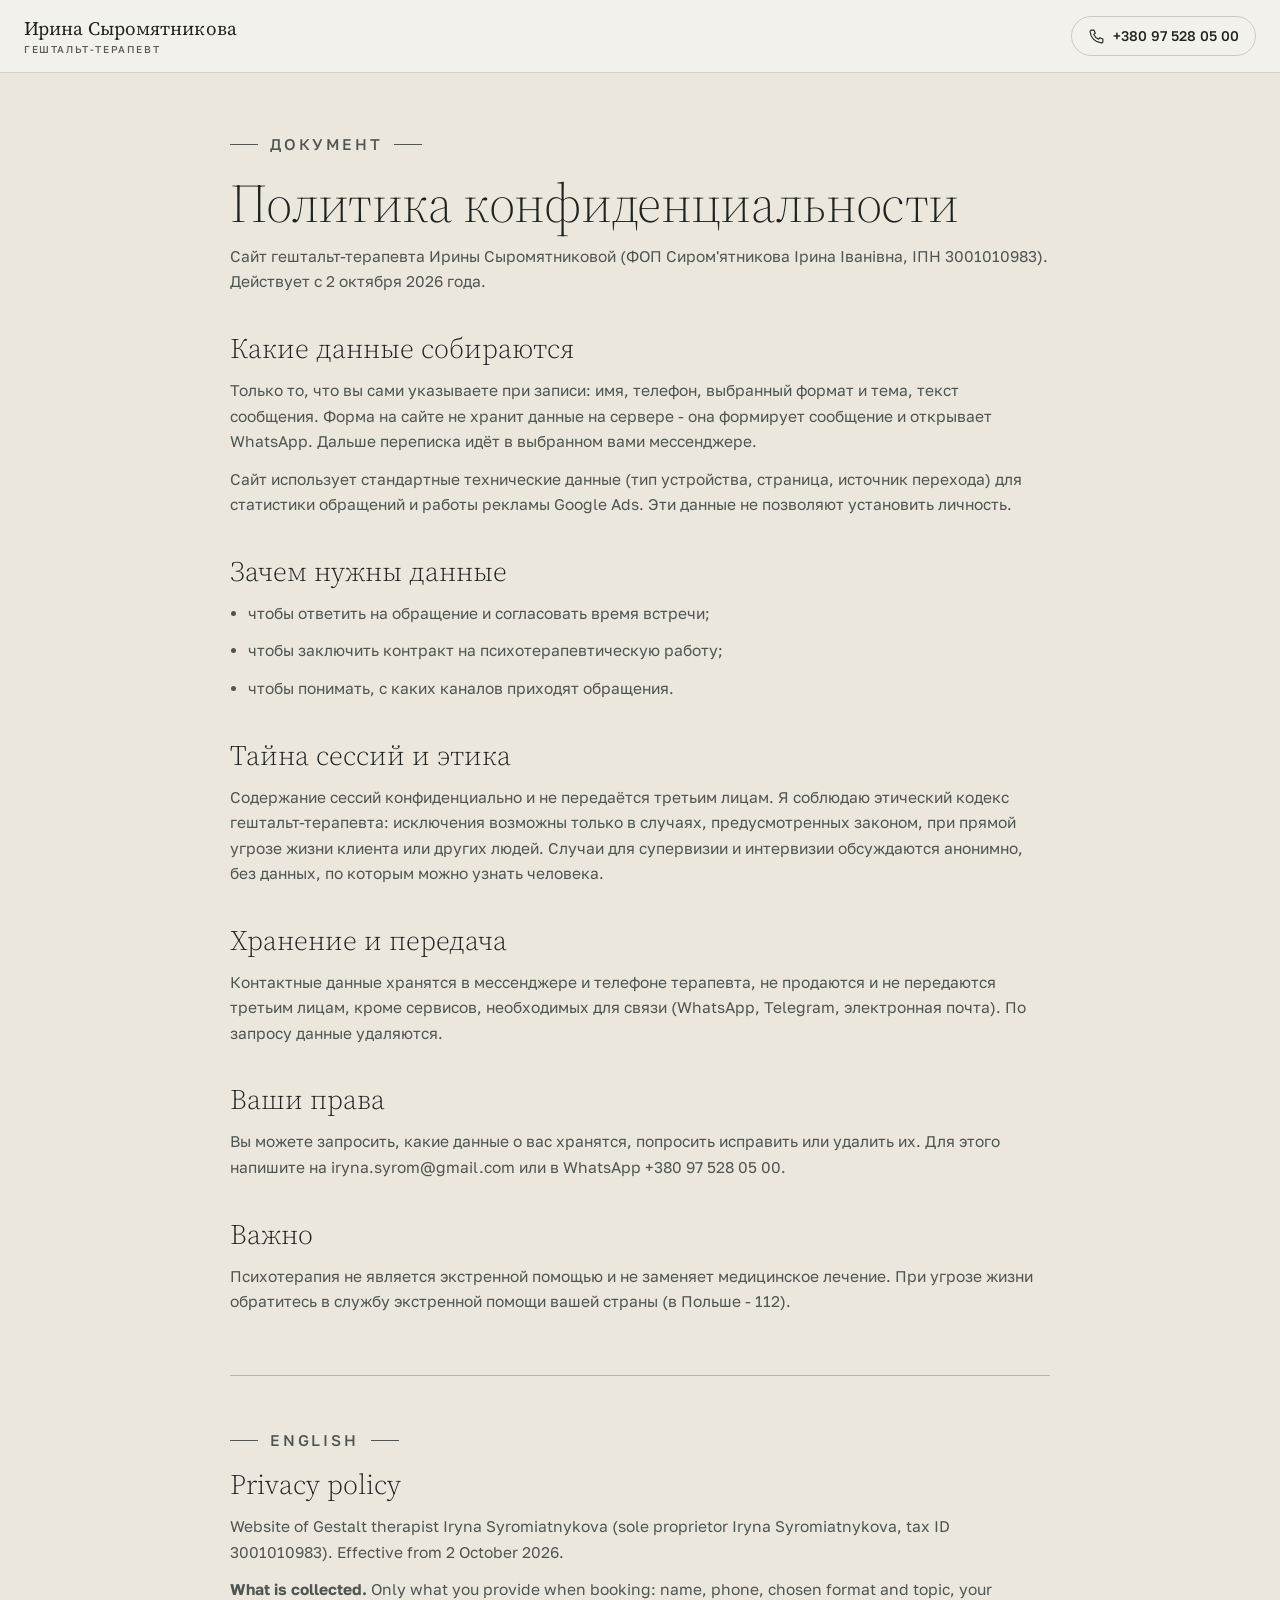
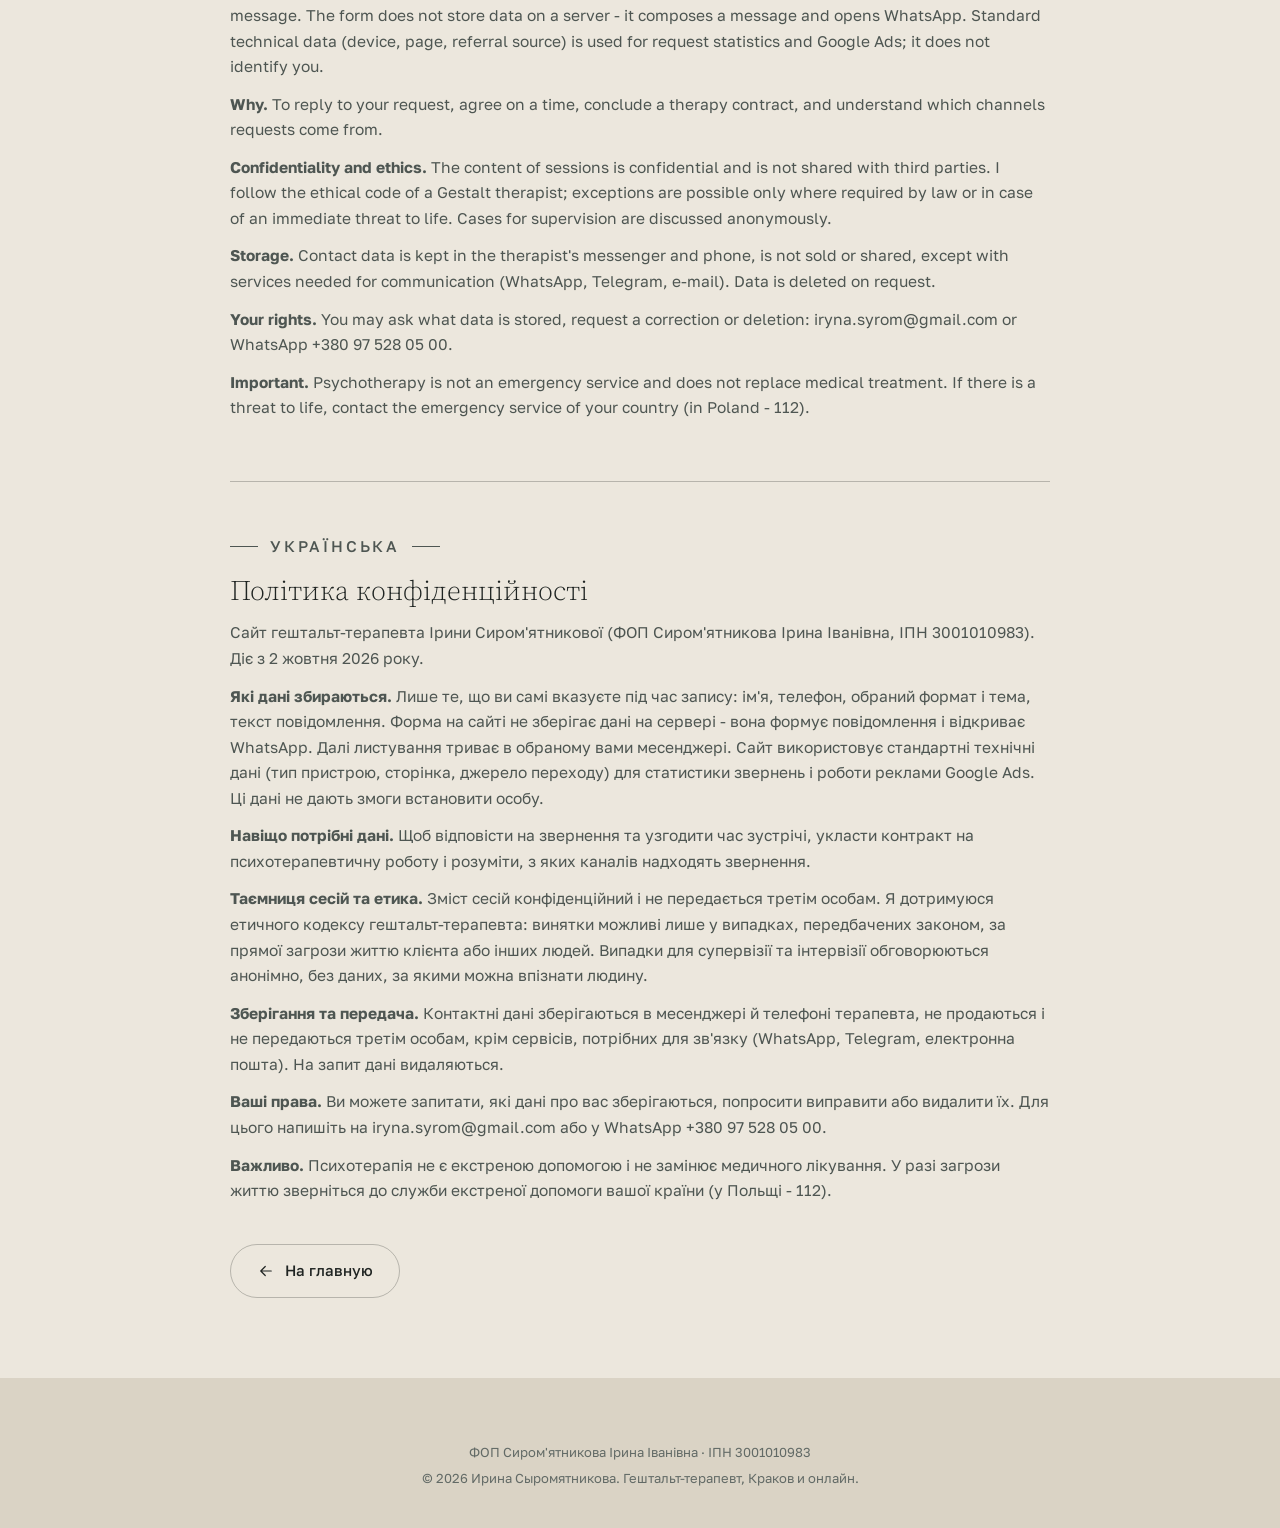
<file: privacy.html>
<!DOCTYPE html>
<html lang="ru">
<head>
<meta charset="utf-8">
<meta name="viewport" content="width=device-width, initial-scale=1, viewport-fit=cover">
<title>Политика конфиденциальности - Ирина Сыромятникова, гештальт-терапевт</title>
<meta name="description" content="Политика конфиденциальности сайта гештальт-терапевта Ирины Сыромятниковой: какие данные собираются при записи, как хранятся, тайна сессий и этика.">
<meta name="robots" content="noindex, follow">
<meta name="theme-color" content="#ECE7DD">
<link rel="canonical" href="https://psytherapist-irina.com/privacy.html">
<link rel="icon" href="favicon.ico" sizes="any">
<link rel="icon" type="image/png" sizes="32x32" href="assets/icon-32.png">
<link rel="apple-touch-icon" href="assets/apple-touch-icon.png">
<link rel="preconnect" href="https://fonts.googleapis.com">
<link rel="preconnect" href="https://fonts.gstatic.com" crossorigin>
<link href="https://fonts.googleapis.com/css2?family=Source+Serif+4:ital,opsz,wght@0,8..60,300;0,8..60,400;1,8..60,300&family=Golos+Text:wght@400;500;600&display=swap" rel="stylesheet">
<link rel="stylesheet" href="styles.css?v=20261015-2">
<style>
.pv{padding:calc(var(--hh) + 48px) 0 80px}
.pv .wrap{width:min(820px,100% - 32px)}
.pv h1{font:300 clamp(32px,4.4vw,54px)/1.08 var(--fd);letter-spacing:-.012em;margin-top:16px;font-variation-settings:"opsz" 60}
.pv h2{font:300 clamp(22px,2.3vw,28px)/1.25 var(--fd);margin-top:36px}
.pv p,.pv li{font-size:15.5px;line-height:1.65;color:var(--ink-2);margin-top:12px}
.pv ul{padding-left:18px;list-style:disc}
.pv .en{margin-top:60px;padding-top:40px;border-top:1px solid var(--line-2)}
.pv .back{margin-top:40px}
.hdr{color:var(--ink);background:rgba(243,242,237,.96);box-shadow:0 1px 0 var(--line)}
</style>
<!-- Google tag (gtag.js) -->
<script async src="https://www.googletagmanager.com/gtag/js?id=AW-18515502058"></script>
<script>
  window.dataLayer = window.dataLayer || [];
  function gtag(){dataLayer.push(arguments);}
  gtag('js', new Date());
  gtag('config', 'AW-18515502058');
  window.CO_CONV = {
    phone: 'AW-18515502058/tVEbCP_6iJ4dEOrH8PxE',
    lead: 'AW-18515502058/TNi9CMjuip4dEOrH8PxE',
    contact: 'AW-18515502058/w3F1CIORgp4dEOrH8PxE',
    telegram: 'AW-18515502058/w3F1CIORgp4dEOrH8PxE',
    email: 'AW-18515502058/w3F1CIORgp4dEOrH8PxE'
  };
</script>
<script src="https://lead-bot.sultan-askarov-kz.workers.dev/t.js" data-site="irinasyromiatnykova" defer></script>
</head>
<body>
<svg width="0" height="0" style="position:absolute" aria-hidden="true">
  <symbol id="ic-tel" viewBox="0 0 24 24"><path fill="none" stroke="currentColor" stroke-width="1.6" stroke-linecap="round" stroke-linejoin="round" d="M5 3h3.5l1.8 4.4-2.2 1.6a12 12 0 0 0 6.9 6.9l1.6-2.2L21 15.5V19a2 2 0 0 1-2.2 2A17 17 0 0 1 3 5.2 2 2 0 0 1 5 3Z"/></symbol>
  <symbol id="ic-al" viewBox="0 0 24 24"><path fill="none" stroke="currentColor" stroke-width="1.6" stroke-linecap="round" stroke-linejoin="round" d="M19 12H5m6-6-6 6 6 6"/></symbol>
</svg>
<header class="hdr" id="hdr">
  <div class="hdr-in">
    <a class="logo" href="index.html"><span class="lg1">Ирина Сыромятникова</span><span class="lg2">гештальт-терапевт</span></a>
    <div class="hdr-r">
      <a class="call" href="tel:+380975280500" aria-label="Позвонить +380 97 528 05 00"><svg width="17" height="17"><use href="#ic-tel"/></svg><span>+380 97 528 05 00</span></a>
    </div>
  </div>
</header>
<main class="pv">
  <div class="wrap">
    <p class="kick">Документ</p>
    <h1>Политика конфиденциальности</h1>
    <p>Сайт гештальт-терапевта Ирины Сыромятниковой (ФОП Сиром'ятникова Ірина Іванівна, ІПН 3001010983). Действует с 2 октября 2026 года.</p>

    <h2>Какие данные собираются</h2>
    <p>Только то, что вы сами указываете при записи: имя, телефон, выбранный формат и тема, текст сообщения. Форма на сайте не хранит данные на сервере - она формирует сообщение и открывает WhatsApp. Дальше переписка идёт в выбранном вами мессенджере.</p>
    <p>Сайт использует стандартные технические данные (тип устройства, страница, источник перехода) для статистики обращений и работы рекламы Google Ads. Эти данные не позволяют установить личность.</p>

    <h2>Зачем нужны данные</h2>
    <ul>
      <li>чтобы ответить на обращение и согласовать время встречи;</li>
      <li>чтобы заключить контракт на психотерапевтическую работу;</li>
      <li>чтобы понимать, с каких каналов приходят обращения.</li>
    </ul>

    <h2>Тайна сессий и этика</h2>
    <p>Содержание сессий конфиденциально и не передаётся третьим лицам. Я соблюдаю этический кодекс гештальт-терапевта: исключения возможны только в случаях, предусмотренных законом, при прямой угрозе жизни клиента или других людей. Случаи для супервизии и интервизии обсуждаются анонимно, без данных, по которым можно узнать человека.</p>

    <h2>Хранение и передача</h2>
    <p>Контактные данные хранятся в мессенджере и телефоне терапевта, не продаются и не передаются третьим лицам, кроме сервисов, необходимых для связи (WhatsApp, Telegram, электронная почта). По запросу данные удаляются.</p>

    <h2>Ваши права</h2>
    <p>Вы можете запросить, какие данные о вас хранятся, попросить исправить или удалить их. Для этого напишите на iryna.syrom@gmail.com или в WhatsApp +380 97 528 05 00.</p>

    <h2>Важно</h2>
    <p>Психотерапия не является экстренной помощью и не заменяет медицинское лечение. При угрозе жизни обратитесь в службу экстренной помощи вашей страны (в Польше - 112).</p>

    <div class="en" lang="en">
      <p class="kick">English</p>
      <h2 style="margin-top:14px">Privacy policy</h2>
      <p>Website of Gestalt therapist Iryna Syromiatnykova (sole proprietor Iryna Syromiatnykova, tax ID 3001010983). Effective from 2 October 2026.</p>
      <p><b>What is collected.</b> Only what you provide when booking: name, phone, chosen format and topic, your message. The form does not store data on a server - it composes a message and opens WhatsApp. Standard technical data (device, page, referral source) is used for request statistics and Google Ads; it does not identify you.</p>
      <p><b>Why.</b> To reply to your request, agree on a time, conclude a therapy contract, and understand which channels requests come from.</p>
      <p><b>Confidentiality and ethics.</b> The content of sessions is confidential and is not shared with third parties. I follow the ethical code of a Gestalt therapist; exceptions are possible only where required by law or in case of an immediate threat to life. Cases for supervision are discussed anonymously.</p>
      <p><b>Storage.</b> Contact data is kept in the therapist's messenger and phone, is not sold or shared, except with services needed for communication (WhatsApp, Telegram, e-mail). Data is deleted on request.</p>
      <p><b>Your rights.</b> You may ask what data is stored, request a correction or deletion: iryna.syrom@gmail.com or WhatsApp +380 97 528 05 00.</p>
      <p><b>Important.</b> Psychotherapy is not an emergency service and does not replace medical treatment. If there is a threat to life, contact the emergency service of your country (in Poland - 112).</p>
    </div>

    <div class="en" lang="uk">
      <p class="kick">Українська</p>
      <h2 style="margin-top:14px">Політика конфіденційності</h2>
      <p>Сайт гештальт-терапевта Ірини Сиром'ятникової (ФОП Сиром'ятникова Ірина Іванівна, ІПН 3001010983). Діє з 2 жовтня 2026 року.</p>
      <p><b>Які дані збираються.</b> Лише те, що ви самі вказуєте під час запису: ім'я, телефон, обраний формат і тема, текст повідомлення. Форма на сайті не зберігає дані на сервері - вона формує повідомлення і відкриває WhatsApp. Далі листування триває в обраному вами месенджері. Сайт використовує стандартні технічні дані (тип пристрою, сторінка, джерело переходу) для статистики звернень і роботи реклами Google Ads. Ці дані не дають змоги встановити особу.</p>
      <p><b>Навіщо потрібні дані.</b> Щоб відповісти на звернення та узгодити час зустрічі, укласти контракт на психотерапевтичну роботу і розуміти, з яких каналів надходять звернення.</p>
      <p><b>Таємниця сесій та етика.</b> Зміст сесій конфіденційний і не передається третім особам. Я дотримуюся етичного кодексу гештальт-терапевта: винятки можливі лише у випадках, передбачених законом, за прямої загрози життю клієнта або інших людей. Випадки для супервізії та інтервізії обговорюються анонімно, без даних, за якими можна впізнати людину.</p>
      <p><b>Зберігання та передача.</b> Контактні дані зберігаються в месенджері й телефоні терапевта, не продаються і не передаються третім особам, крім сервісів, потрібних для зв'язку (WhatsApp, Telegram, електронна пошта). На запит дані видаляються.</p>
      <p><b>Ваші права.</b> Ви можете запитати, які дані про вас зберігаються, попросити виправити або видалити їх. Для цього напишіть на iryna.syrom@gmail.com або у WhatsApp +380 97 528 05 00.</p>
      <p><b>Важливо.</b> Психотерапія не є екстреною допомогою і не замінює медичного лікування. У разі загрози життю зверніться до служби екстреної допомоги вашої країни (у Польщі - 112).</p>
    </div>

    <p class="back"><a class="btn btn-ghost" href="index.html"><svg width="18" height="18"><use href="#ic-al"/></svg><span>На главную</span></a></p>
  </div>
</main>
<footer class="ftr">
  <div class="wrap">
    <p class="legal">ФОП Сиром'ятникова Ірина Іванівна · ІПН 3001010983</p>
    <p class="copy">© 2026 Ирина Сыромятникова. Гештальт-терапевт, Краков и онлайн.</p>
  </div>
</footer>
</body>
</html>
</file>
<file: styles.css>
/* ============================================================
   ИРИНА СЫРОМЯТНИКОВА, гештальт-терапевт - стили.
   Одна светлая тема (камень + тёмная зелень), герой статичный,
   сигнатура «жалюзи впускают свет»: фото плит раскрываются горизонтальными
   ламелями (mask-image по --open), в каталоге те же ламели на появлении.
   ============================================================ */
@property --open { syntax: "<number>"; inherits: true; initial-value: 1; }

:root{
  --bg:#ECE7DD; --bg-2:#E4DED2; --bg-3:#DAD3C5; --bg-4:#CEC6B6; --paper:#F6F2EA;
  --ink:#1F2422; --ink-2:#4E5652; --mut:#626A66;
  --green:#1F5A45; --green-2:#276A52; --green-t:#D6DFD3;
  --line:rgba(31,36,34,.12); --line-2:rgba(31,36,34,.26);
  --fd:"Source Serif 4", Georgia, "Times New Roman", serif;
  --ft:"Golos Text", "Segoe UI", system-ui, sans-serif;
  --hh:72px; --r:16px; --slat:12.5%;
}
*{box-sizing:border-box;margin:0;padding:0}
html{scroll-behavior:smooth;-webkit-text-size-adjust:100%}
html.no-smooth{scroll-behavior:auto}
body{font:400 16px/1.55 var(--ft);color:var(--ink);background:var(--bg);overflow-x:hidden;-webkit-font-smoothing:antialiased}
img{display:block;max-width:100%}
a{color:inherit;text-decoration:none}
ul,ol{list-style:none}
button{font:inherit;color:inherit;background:none;border:0;cursor:pointer}
svg{display:block;flex:0 0 auto}
.vh{position:absolute!important;width:1px;height:1px;overflow:hidden;clip:rect(0 0 0 0);white-space:nowrap}
:focus-visible{outline:2px solid var(--green);outline-offset:3px}
.wrap{width:min(1240px,100% - 48px);margin-inline:auto}

/* ---------- типографика ---------- */
.kick{display:flex;align-items:center;gap:12px;font:500 11px/1 var(--ft);letter-spacing:.18em;text-transform:uppercase;color:var(--green)}
.kick::before,.kick::after{content:"";width:28px;height:1px;background:currentColor;flex:0 0 auto}
.h2{font:300 clamp(32px,4.1vw,56px)/1.06 var(--fd);letter-spacing:-.012em;margin-top:16px;font-variation-settings:"opsz" 60}
.lead{font-size:17px;line-height:1.55;color:var(--ink-2);margin-top:16px}
.sh{margin-bottom:clamp(34px,5vw,56px)}
h3{font:500 17px/1.3 var(--ft)}

/* ---------- кнопки ---------- */
.btn{display:inline-flex;align-items:center;justify-content:center;gap:10px;height:54px;padding:0 26px;border-radius:999px;font:500 15px/1 var(--ft);white-space:nowrap;transition:background .25s,color .25s,border-color .25s,transform .25s,box-shadow .25s}
.btn svg{width:18px;height:18px}
.btn:active{transform:translateY(1px)}
.btn-main{background:var(--green);color:#fff;box-shadow:0 14px 28px -16px rgba(31,90,69,.6)}
.btn-main:hover{background:var(--green-2);transform:translateY(-1px)}
.btn-ghost{border:1px solid var(--line-2);color:var(--ink);background:transparent}
.btn-ghost:hover{border-color:var(--ink);background:rgba(31,36,34,.04)}
.btn-light{background:var(--paper);color:var(--green)}
.btn-light:hover{background:var(--bg-2)}
.tlink{display:inline-flex;align-items:center;gap:8px;font-size:14px;color:var(--ink-2);padding-bottom:2px;border-bottom:1px solid var(--line-2);transition:color .25s,border-color .25s}
.tlink:hover{color:var(--ink);border-color:var(--ink)}
.tlink svg:last-child{transition:transform .25s}
.tlink:hover svg:last-child{transform:translateX(3px)}

/* ---------- шапка ---------- */
.hdr{position:fixed;inset:0 0 auto;z-index:50;height:var(--hh);color:var(--ink);transition:background .35s,color .35s,box-shadow .35s}
.hdr.over{color:var(--ink)}
.hdr.solid,.hdr.menu{background:rgba(236,231,221,.96);color:var(--ink);box-shadow:0 1px 0 var(--line)}
.hdr-in{position:relative;height:100%;width:min(1240px,100% - 48px);margin-inline:auto;display:flex;align-items:center;gap:28px}
.logo{display:flex;flex-direction:column;line-height:1.1;position:relative;z-index:3}
.logo .lg1{font:400 19px/1.1 var(--fd);letter-spacing:.005em;white-space:nowrap}
.logo .lg2{font:500 10px/1 var(--ft);letter-spacing:.16em;text-transform:uppercase;opacity:.72;margin-top:5px}
.nav{display:flex;gap:4px;margin-left:8px}
.nav a{padding:8px 12px;font-size:14px;font-weight:500;border-radius:999px;transition:background .25s;opacity:.9}
.nav a:hover{background:rgba(127,127,127,.14);opacity:1}
.hdr-r{margin-left:auto;display:flex;align-items:center;gap:10px;position:relative;z-index:3}
.igc{width:40px;height:40px;border-radius:50%;display:grid;place-items:center;border:1px solid rgba(127,127,127,.35);transition:border-color .25s,background .25s}
.igc:hover{border-color:currentColor}
.call{display:inline-flex;align-items:center;gap:8px;height:40px;padding:0 16px;border-radius:999px;border:1px solid rgba(127,127,127,.35);font-size:14px;font-weight:500;white-space:nowrap;transition:border-color .25s,background .25s}
.call:hover{border-color:currentColor}
.lang{display:flex;gap:0;background:rgba(127,127,127,.18);border-radius:10px;padding:3px}
.lang button{border:0;background:transparent;border-radius:7px;cursor:pointer;padding:6px 13px;font-size:12px;font-weight:700;letter-spacing:.06em;color:inherit;opacity:.78;transition:background .25s,color .25s,opacity .25s}
.lang button:hover{opacity:1}
.lang button.is-active{background:var(--paper);color:var(--ink);opacity:1;box-shadow:0 1px 3px rgba(0,0,0,.18)}
.burger{display:none;width:44px;height:44px;border-radius:50%;flex-direction:column;justify-content:center;align-items:center;gap:5px;border:1px solid rgba(127,127,127,.35)}
.burger span{display:block;width:18px;height:1.6px;background:currentColor;transition:transform .3s,opacity .3s}
body.menu-open .burger span:nth-child(1){transform:translateY(6.6px) rotate(45deg)}
body.menu-open .burger span:nth-child(2){opacity:0}
body.menu-open .burger span:nth-child(3){transform:translateY(-6.6px) rotate(-45deg)}
.mnav{display:none}

/* ---------- герой: статичный ---------- */
/* ГЕРОЙ «тихая протока»: линии берегов сходятся к точке схода, заголовок висит в небе над ней.
   --vx/--vy - точка схода кадра; приближение кадра и уход текста при прокрутке пишет script.js прямо в transform */
.hero{--vx:50%;--vy:66%;--oy:60%;position:relative;height:100svh;min-height:620px;overflow:hidden;color:var(--ink);isolation:isolate;background:#C7C4CC}
.hero-bg{position:absolute;inset:0;margin:0;animation:hero-arrive 2.6s cubic-bezier(.2,.7,.2,1) both;transform-origin:var(--vx) var(--vy)}
.hero-bg img{position:absolute;inset:0;width:100%;height:100%;object-fit:cover;object-position:50% var(--oy);
  transform-origin:var(--vx) var(--vy);will-change:transform}
/* светлая дымка в небе под текстом + плёночное зерно, чтобы не было видно мягкости кадра */
.hero::before{content:"";position:absolute;inset:0;z-index:1;pointer-events:none;
  background:radial-gradient(42% 46% at 50% 50%,rgba(246,242,234,.8) 0%,rgba(246,242,234,.55) 50%,rgba(246,242,234,0) 100%),
             linear-gradient(180deg,rgba(246,242,234,.5) 0%,rgba(246,242,234,0) 14%)}
.hero-txt{position:relative;z-index:2;height:100%;display:flex;flex-direction:column;justify-content:center;
  padding:var(--hh) 0;will-change:transform,opacity}
.hero-txt > .wrap{display:grid;justify-items:center;text-align:center;width:min(1240px,100% - 48px)}
.hero-txt > .wrap > *{max-width:820px}
.hero-txt > .wrap > *{animation:hero-rise 1.2s cubic-bezier(.2,.7,.2,1) both}
.hero-txt .h1{animation-delay:.15s}.hero-txt .lead{animation-delay:.3s}.hero-cta{animation-delay:.45s}.hero .tlink{animation-delay:.55s}
@keyframes hero-arrive{from{transform:scale(1.09)}to{transform:none}}
@keyframes hero-rise{from{opacity:0;transform:translateY(18px)}to{opacity:1;transform:none}}
.hero .kick{color:var(--green);justify-content:center}
.hero .kick::before,.hero .kick::after{background:var(--green)}
.h1{margin-top:clamp(12px,2svh,20px);display:grid;justify-items:center}
.h1 .big1{display:block;font:300 clamp(44px,min(7vw,11svh),104px)/.98 var(--fd);letter-spacing:-.02em;white-space:nowrap;color:#123528;font-variation-settings:"opsz" 60}
.h1 .name{display:block;font:300 italic clamp(24px,3vw,42px)/1.15 var(--fd);color:#1F4A3A;margin-top:clamp(6px,1.2svh,12px)}
.hero .lead{color:#16211D;font-weight:500;margin-top:clamp(12px,2svh,18px);font-size:17px;max-width:600px}
.hero-cta{display:flex;justify-content:center;gap:12px;flex-wrap:wrap;margin-top:clamp(18px,3svh,30px)}
.hero-cta .btn{min-width:230px}
.hero .btn-ghost{color:#123528;border-color:rgba(18,53,40,.45);background:rgba(246,242,234,.35);-webkit-backdrop-filter:blur(6px);backdrop-filter:blur(6px)}
.hero .btn-ghost:hover{border-color:#123528;background:rgba(246,242,234,.6)}
.hero .tlink{margin-top:16px;color:#1F2A26;border-color:rgba(18,53,40,.35)}
.hero .tlink:hover{color:#123528;border-color:#123528}
/* на телефоне без backdrop-filter: размытие поверх движущегося кадра пересчитывалось каждый кадр скролла */
@media(max-width:760px){.hero .tlink{padding:7px 14px;border:0;border-radius:999px;background:rgba(246,242,234,.86)}
  .hero .btn-ghost{-webkit-backdrop-filter:none;backdrop-filter:none;background:rgba(246,242,234,.82)}}
@media(prefers-reduced-motion:reduce){.hero-bg,.hero-txt > .wrap > *{animation:none}.hero-bg img,.hero-txt{transform:none!important;opacity:1!important}}
.hero .btn-main{box-shadow:0 18px 30px -16px rgba(18,53,40,.7)}

/* ---------- плиты ---------- */
/* 12.10.2026 по просьбе клиента: плиты идут обычной прокруткой, без наезда следующей на текущую */
.pw{position:relative;height:100svh;z-index:1;overflow:hidden;background:var(--bg);isolation:isolate;
  --open:0;transition:--open 1.25s cubic-bezier(.22,.61,.36,1)}
.pw.on{--open:1}
.plate{position:relative;height:100%;display:grid;grid-template-columns:46% 54%}
.pw.flip .plate{grid-template-columns:54% 46%}
.pw.flip .ph{order:2}
.ph{position:relative;margin:0;height:100%;overflow:hidden;background:var(--bg-3)}
.ph img{position:absolute;inset:0;width:100%;height:100%;object-fit:cover;object-position:var(--pp,50% 50%);
  transform:scale(1.06);transition:transform 1.6s cubic-bezier(.22,.61,.36,1)}
.pw.on .ph img{transform:none}
/* сигнатура: ламели жалюзи раскрываются по --open (0 - закрыты, 1 - кадр чистый) */
/* закрытые ламели не должны оставлять волосяных полос - до раскрытия фото прозрачно */
.pw:not(.open) .ph{opacity:calc(var(--open) * 5);

  --a:calc(var(--slat) * (1 - var(--open)) * .5);
  --b:calc(var(--slat) * (1 + var(--open)) * .5);
  -webkit-mask-image:repeating-linear-gradient(180deg,transparent 0,transparent calc(var(--a) - .6%),#000 calc(var(--a) + .6%),#000 calc(var(--b) - .6%),transparent calc(var(--b) + .6%),transparent var(--slat));
  mask-image:repeating-linear-gradient(180deg,transparent 0,transparent calc(var(--a) - .6%),#000 calc(var(--a) + .6%),#000 calc(var(--b) - .6%),transparent calc(var(--b) + .6%),transparent var(--slat))}
.plate .txt{display:flex;flex-direction:column;justify-content:center;padding:calc(var(--hh) + 20px) clamp(28px,5vw,88px) 40px}
/* внешний край текста плиты - по той же сетке 1240, что и секции (ширина плиты через container query) */
/* 12.10.2026: плиты услуг - секции в сетке 1240, фото карточкой 4:5 (без экрана во всю высоту) */
@media(min-width:761px){
  .pw:not(.pw-photo){height:auto;padding:clamp(72px,8vw,112px) 0}
  .pw:not(.pw-photo) .plate{width:min(1240px,100% - 48px);margin-inline:auto;height:auto;grid-template-columns:5fr 6fr;column-gap:clamp(40px,6vw,96px);align-items:center}
  .pw.flip:not(.pw-photo) .plate{grid-template-columns:6fr 5fr}
  .pw:not(.pw-photo) .ph{height:auto;aspect-ratio:4/5;width:min(100%,496px,62.4svh);border-radius:var(--r)}
  .pw:not(.pw-photo) .plate .txt{padding:0}
  .pw.flip:not(.pw-photo) .ph{justify-self:end}
  .pw-photo{height:min(100svh,820px)}
}
#kratkosrochnoe,#podrostki,#superviziya{background:var(--bg-2)}
@media(max-width:760px){
  .pw:not(.pw-photo){height:auto}
  .pw:not(.pw-photo) .plate{height:auto;grid-template-rows:40svh auto}
  .pw:not(.pw-photo) .plate .txt{padding-bottom:48px}
}
.plate .txt > *{opacity:0;transform:translateY(16px);transition:opacity .7s cubic-bezier(.2,.7,.2,1),transform .7s cubic-bezier(.2,.7,.2,1)}
.pw.on .txt > *{opacity:1;transform:none}
.pw.on .txt > :nth-child(2){transition-delay:.08s}
.pw.on .txt > :nth-child(3){transition-delay:.16s}
.pw.on .txt > :nth-child(4){transition-delay:.24s}
.pw.on .txt > :nth-child(5){transition-delay:.3s}
.pw.on .txt > :nth-child(6){transition-delay:.36s}
.plate .h2{max-width:none}
.plate .lead{max-width:none}
.fig{display:flex;align-items:baseline;gap:14px;margin-top:clamp(18px,3svh,30px);flex-wrap:wrap}
.fig b{font:300 clamp(44px,6svh,64px)/1 var(--fd);letter-spacing:-.02em;color:var(--green);font-variation-settings:"opsz" 60}
.fig b small{font-size:.5em;font-style:italic}
.fig span{font-size:14px;color:var(--ink-2)}
.chips{display:flex;flex-wrap:wrap;gap:8px;margin-top:clamp(16px,2.6svh,24px)}
.chips li{font-size:13px;font-weight:500;padding:8px 14px;border:1px solid var(--line-2);border-radius:999px;color:var(--ink-2)}
.cta{display:flex;flex-wrap:wrap;gap:12px;margin-top:clamp(20px,3.4svh,32px)}

/* фото-плита во весь экран */
.pw-photo .plate{display:block;color:#fff}
.pw-photo .ph{position:absolute;inset:0;height:auto}
.pw-photo .ph img{object-position:50% 50%}
.pw-photo .ph::after{content:"";position:absolute;inset:0;background:linear-gradient(90deg,rgba(24,22,20,.8) 0%,rgba(24,22,20,.62) 40%,rgba(24,22,20,.2) 75%,rgba(24,22,20,.05) 100%)}
.pw-photo .txt{position:relative;z-index:2;height:100%;justify-content:center;padding:calc(var(--hh) + 20px) 0 40px}
.pw-photo .txt > *{opacity:1;transform:none;transition:none}
.pw-photo .wrap > *{opacity:0;transform:translateY(14px);transition:opacity .7s cubic-bezier(.2,.7,.2,1),transform .7s cubic-bezier(.2,.7,.2,1)}
.pw-photo.on .wrap > *{opacity:1;transform:none}
.pw-photo .kick{color:rgba(255,255,255,.85)}
.pw-photo .kick::before,.pw-photo .kick::after{background:rgba(255,255,255,.7)}
.says{margin-top:clamp(18px,3svh,28px);display:grid;gap:clamp(4px,1svh,10px);max-width:820px}
.says li{font:300 italic clamp(22px,min(2.6vw,4svh),38px)/1.2 var(--fd);color:#fff;opacity:0;transform:translateY(12px);transition:opacity .7s cubic-bezier(.2,.7,.2,1),transform .7s cubic-bezier(.2,.7,.2,1)}
.pw-photo.on .says li{opacity:1;transform:none}
.pw-photo.on .says li:nth-child(1){transition-delay:.1s}
.pw-photo.on .says li:nth-child(2){transition-delay:.2s}
.pw-photo.on .says li:nth-child(3){transition-delay:.3s}
.pw-photo.on .says li:nth-child(4){transition-delay:.4s}
.pw-photo.on .says li:nth-child(5){transition-delay:.5s}
.pw-photo.on .says li:nth-child(6){transition-delay:.6s}
.pw-photo.on .says li:nth-child(7){transition-delay:.7s}
.pw-photo.on .wrap > .say-p{transition-delay:.8s}
.pw-photo.on .wrap > .btn{transition-delay:.9s}
.say-p{margin-top:clamp(18px,3svh,28px);max-width:560px;color:rgba(255,255,255,.86);font-size:16px}
.pw-photo .btn{margin-top:clamp(16px,2.6svh,24px)}

/* ---------- каталожные секции ---------- */
.sec{position:relative;z-index:2;padding:clamp(72px,9vw,120px) 0}
.sec-1{background:var(--bg)}
.sec-2{background:var(--bg-2)}
.rv{opacity:0;transition:opacity .9s ease}
.rv.in{opacity:1}

/* запросы: плитки с тонкой сеткой */
.cards{display:grid;grid-template-columns:repeat(3,1fr);gap:1px;background:var(--line);border:1px solid var(--line);border-radius:var(--r);overflow:hidden}
.card{position:relative;background:var(--bg-2);padding:28px 26px 60px;display:flex;flex-direction:column;transition:background .3s}
.card:hover{background:var(--bg)}
.card q{quotes:none;display:block;font:300 italic 22px/1.25 var(--fd);color:var(--ink);min-height:2.5em}
.card h3{margin-top:16px;color:var(--green)}
.card p{margin-top:8px;font-size:14.5px;color:var(--ink-2)}
.clink{position:absolute;left:26px;bottom:22px;display:inline-flex;align-items:center;gap:6px;font-size:13.5px;font-weight:500;color:var(--ink)}
.clink svg{transition:transform .25s}
.card:hover .clink svg{transform:translateX(3px)}
.card-cta{background:var(--green);color:#fff;padding-bottom:28px}
.card-cta:hover{background:var(--green-2)}
.card-cta h3{color:#fff;margin-top:0;font:300 italic 24px/1.2 var(--fd)}
.card-cta p{color:rgba(255,255,255,.82)}
.card-cta .btn{margin-top:auto;padding-top:0;align-self:flex-start;margin-top:22px}
/* 12 тем ровной сеткой, призыв - полосой на всю ширину */
.card-cta{grid-column:1/-1}
@media(min-width:761px){
  .card-cta{display:grid;grid-template-columns:auto 1fr auto;align-items:center;column-gap:clamp(20px,3vw,48px);padding-bottom:28px}
  .card-cta p{margin:0}
  .card-cta .btn{margin-top:0}
}

/* цены */
.prices{display:grid;grid-template-columns:1fr 1fr;gap:16px}
.price{background:var(--bg-2);border-radius:var(--r);padding:34px 32px 30px;display:flex;flex-direction:column}
.pk{font-size:14px;font-weight:500;color:var(--ink-2)}
.sum{font:300 clamp(48px,6vw,76px)/1 var(--fd);letter-spacing:-.02em;color:var(--green);margin-top:14px;font-variation-settings:"opsz" 60}
.pd{margin-top:14px;font-size:15px;color:var(--ink-2)}
.plink{display:inline-flex;align-items:center;gap:8px;margin-top:auto;padding-top:24px;font-weight:500;font-size:15px}
.plink svg{transition:transform .25s}
.plink:hover svg{transform:translateX(3px)}
.pack{grid-column:1 / -1;flex-direction:row;align-items:flex-end;justify-content:space-between;gap:32px;background:var(--green-t)}
.pack .sum{font-size:clamp(40px,4.6vw,60px)}
.pack > div:last-child{display:flex;flex-direction:column;align-items:flex-start;max-width:520px}
.pack .plink{padding-top:16px}
.fee{margin-top:22px;font-size:14px;color:var(--mut)}

/* обо мне */
.about{display:grid;grid-template-columns:5fr 7fr;gap:clamp(32px,6vw,80px);align-items:center}
.stub{position:relative;background:var(--bg);border-radius:var(--r);overflow:hidden;display:grid;place-items:center;color:var(--ink);isolation:isolate}
.stub::before{content:"";position:absolute;inset:14px;border:1px dashed var(--line-2);border-radius:calc(var(--r) - 6px);z-index:1}
.stub::after{content:"";position:absolute;inset:0;z-index:0;
  background:radial-gradient(70% 50% at 30% 20%,rgba(246,242,234,.8),rgba(246,242,234,0)),repeating-linear-gradient(180deg,rgba(246,242,234,.45) 0 7px,transparent 7px 18px)}
.stub img{position:absolute;inset:0;width:100%;height:100%;object-fit:cover;display:none}
.stub figcaption{position:relative;z-index:2;display:grid;justify-items:center;gap:6px;text-align:center;padding:10px}
.stub figcaption svg{color:var(--green)}
.stub figcaption b{font:300 22px/1.2 var(--fd)}
.stub figcaption span{font:500 10px/1 var(--ft);letter-spacing:.2em;text-transform:uppercase;color:var(--mut)}
.stub.has-img::before,.stub.has-img::after,.stub.has-img figcaption{display:none}
.stub.has-img img{display:block}
.stub-portrait{width:min(440px,100%);aspect-ratio:4/5}
.about-txt .h2{margin-top:14px}
.stats{display:flex;gap:clamp(20px,3vw,40px);margin-top:28px;flex-wrap:wrap}
.stats li{display:flex;flex-direction:column;gap:4px;padding-left:16px;border-left:1px solid var(--line-2)}
.stats b{font:300 36px/1 var(--fd);color:var(--green);font-variation-settings:"opsz" 60}
.stats span{font-size:13px;color:var(--ink-2)}
.facts{margin-top:24px;display:grid;gap:10px}
.facts li{display:flex;gap:10px;align-items:flex-start;font-size:15px;color:var(--ink-2)}
.facts svg{color:var(--green);margin-top:3px}
.about-cta{margin-top:28px;display:flex;align-items:center;gap:14px;flex-wrap:wrap}
.nick{font-size:14px;color:var(--mut)}
.docs-wrap{margin-top:clamp(48px,6vw,72px)}
.docs-h{font:300 clamp(24px,2.2vw,32px)/1.15 var(--fd);margin-top:12px;color:var(--ink)}
.docs{display:grid;grid-template-columns:repeat(4,minmax(0,1fr));gap:28px 18px;margin-top:26px}
.doc{display:grid;grid-template-rows:auto auto 1fr;gap:6px;color:var(--ink)}
.doc-ph{position:relative;display:block;aspect-ratio:1/1;margin-bottom:8px;background:var(--bg-2);border-radius:var(--r);transition:background .3s}
.doc-ph img{position:absolute;inset:clamp(14px,1.6vw,22px);width:calc(100% - 2 * clamp(14px,1.6vw,22px));height:calc(100% - 2 * clamp(14px,1.6vw,22px));object-fit:contain;filter:drop-shadow(0 10px 14px rgba(31,36,34,.22));transition:transform .35s cubic-bezier(.2,.7,.2,1)}
.doc:hover .doc-ph{background:var(--bg-3)}
.doc:hover .doc-ph img{transform:scale(1.03)}
.doc b{font:500 14.5px/1.35 var(--ft)}
.doc-o{font-size:12.5px;line-height:1.4;color:var(--mut)}
.doc:focus-visible{outline:2px solid var(--green);outline-offset:4px;border-radius:var(--r)}
/* просмотр документа */
.lb{width:100vw;height:100vh;max-width:none;max-height:none;margin:0;padding:0;border:0;background:transparent;color:#fff;overflow:hidden}
.lb[open]{display:grid;place-items:center}
.lb::backdrop{background:rgba(24,22,19,.88)}
.lb-in{margin:0;display:grid;justify-items:center;gap:14px;padding:64px 84px 28px}
.lb-in img{max-width:min(1100px,calc(100vw - 168px));max-height:calc(100vh - 170px);width:auto;height:auto;box-shadow:0 30px 60px -20px rgba(0,0,0,.6);background:#fff}
.lb-in figcaption{display:grid;gap:4px;text-align:center;max-width:720px}
.lb-in figcaption b{font:500 16px/1.35 var(--ft)}
.lb-in figcaption span{font-size:13.5px;color:rgba(255,255,255,.7)}
.lb-btn,.lb-x{position:fixed;display:grid;place-items:center;width:52px;height:52px;border-radius:50%;border:1px solid rgba(255,255,255,.3);background:rgba(255,255,255,.08);color:#fff;cursor:pointer;transition:background .25s,border-color .25s}
.lb-btn:hover,.lb-x:hover{background:rgba(255,255,255,.18);border-color:#fff}
.lb-btn{top:50%;margin-top:-26px}
.lb-prev{left:20px}.lb-prev svg{transform:rotate(180deg)}
.lb-next{right:20px}
.lb-x{top:18px;right:20px}.lb-x svg{transform:rotate(45deg)}

/* шаги */
.steps{display:grid;grid-template-columns:repeat(4,1fr);gap:clamp(20px,3vw,40px)}
.step{display:flex;gap:16px;align-items:flex-start;padding-top:22px;border-top:1px solid var(--line-2)}
.step .n{font:300 44px/1 var(--fd);color:var(--green);opacity:.55;font-variation-settings:"opsz" 60;flex:0 0 auto}
.step h3{color:var(--ink)}
.step p{margin-top:8px;font-size:14.5px;color:var(--ink-2)}

/* вопросы */
.faq{border-top:1px solid var(--line-2)}
.q{border-bottom:1px solid var(--line-2)}
.q summary{list-style:none;cursor:pointer;display:flex;justify-content:space-between;align-items:center;gap:20px;padding:20px 0;font:300 22px/1.25 var(--fd)}
.q summary::-webkit-details-marker{display:none}
.q summary svg{color:var(--green);transition:transform .3s}
.q[open] summary svg{transform:rotate(45deg)}
.q p{padding:0 0 22px;max-width:760px;color:var(--ink-2);font-size:15.5px}

/* заявка */
.zay{display:grid;grid-template-columns:5fr 7fr;gap:clamp(32px,6vw,80px);align-items:start}
.zay-txt .facts{margin-top:30px}
.form{display:grid;grid-template-columns:1fr 1fr;gap:16px;background:var(--bg-2);border-radius:20px;padding:clamp(22px,3vw,36px)}
.form label{display:flex;flex-direction:column;gap:8px;font-size:13px;font-weight:500;color:var(--ink-2)}
.form input,.form select,.form textarea{width:100%;height:50px;padding:0 16px;border:1px solid var(--line-2);border-radius:10px;background:var(--bg);font:400 15px var(--ft);color:var(--ink);transition:border-color .25s,box-shadow .25s;appearance:none;-webkit-appearance:none}
.form select{background-image:url("data:image/svg+xml,%3Csvg xmlns='http://www.w3.org/2000/svg' width='14' height='14' viewBox='0 0 24 24'%3E%3Cpath fill='none' stroke='%234E5652' stroke-width='1.8' stroke-linecap='round' d='m6 9 6 6 6-6'/%3E%3C/svg%3E");background-repeat:no-repeat;background-position:right 14px center;padding-right:38px}
.form textarea{height:auto;padding:13px 16px;resize:vertical;min-height:96px}
.form input::placeholder,.form textarea::placeholder{color:#8A928D}
.form input:focus,.form select:focus,.form textarea:focus{outline:0;border-color:var(--green);box-shadow:0 0 0 3px rgba(31,90,69,.15)}
.form .full{grid-column:1 / -1}
.form .btn{width:100%}
.hp{position:absolute;left:-9999px;width:1px;height:1px;overflow:hidden}
.msg{font-size:14px;font-weight:500}
.msg.ok{color:var(--green)}
.msg.err{color:#A3382C}
.fnote{font-size:12.5px;color:var(--mut)}
.fnote a{text-decoration:underline}
.msg[hidden]{display:none}

/* контакты */
.kont{display:grid;grid-template-columns:7fr 5fr;gap:clamp(32px,6vw,80px);align-items:center}
.kphones{display:flex;flex-direction:column;gap:6px;margin-top:26px}
.kbig{font:300 clamp(28px,3vw,40px)/1.15 var(--fd);letter-spacing:-.01em;transition:color .25s;font-variation-settings:"opsz" 60}
.kbig:hover{color:var(--green)}
.soc{display:flex;flex-wrap:wrap;gap:10px;margin-top:26px}
.klist{margin-top:30px;display:grid;gap:12px}
.klist li{display:flex;gap:12px;align-items:flex-start;font-size:15px;color:var(--ink-2)}
.klist svg{color:var(--green);margin-top:2px}
.klist a{text-decoration:underline;text-decoration-color:var(--line-2);text-underline-offset:3px}
.kph{margin:0;position:relative;border-radius:var(--r);overflow:hidden;aspect-ratio:4/5;background:var(--bg-3)}
.kph img{width:100%;height:100%;object-fit:cover}
.kph figcaption{position:absolute;left:18px;bottom:16px;padding:8px 14px;border-radius:999px;background:rgba(236,231,221,.92);font-size:13px;font-weight:500;color:var(--ink)}
/* ламели на появлении у фото каталога */
.rv-ph{--open:0}
.rv-ph.in{--open:1;transition:opacity .9s ease,--open 1.3s cubic-bezier(.2,.7,.2,1)}
.rv-ph:not(.done){
  --a:calc(var(--slat) * (1 - var(--open)) * .5);
  --b:calc(var(--slat) * (1 + var(--open)) * .5);
  -webkit-mask-image:repeating-linear-gradient(180deg,transparent 0,transparent calc(var(--a) - .6%),#000 calc(var(--a) + .6%),#000 calc(var(--b) - .6%),transparent calc(var(--b) + .6%),transparent var(--slat));
  mask-image:repeating-linear-gradient(180deg,transparent 0,transparent calc(var(--a) - .6%),#000 calc(var(--a) + .6%),#000 calc(var(--b) - .6%),transparent calc(var(--b) + .6%),transparent var(--slat))}

/* подвал */
.ftr{position:relative;z-index:2;background:var(--bg-3);padding:48px 0 40px;color:var(--ink-2);font-size:14px}
.ftr-top{display:flex;align-items:center;gap:28px;flex-wrap:wrap}
.ftr .logo{color:var(--ink)}
.fl{display:flex;gap:4px 22px;flex-wrap:wrap;margin-left:auto}
.fl a:hover{color:var(--ink)}
.fig-ig{display:inline-flex;align-items:center;gap:8px;font-weight:500}
.disc{margin-top:28px;max-width:720px}
.legal{margin-top:16px;color:var(--mut);font-size:13px}
.copy{margin-top:6px;color:var(--mut);font-size:13px}

/* ---------- липкая панель ---------- */
.bar{display:none}

/* ---------- планшет и мобайл ---------- */
@media(max-width:1180px){
  .hdr-in{gap:16px}
  .nav a{padding:8px 9px;font-size:13.5px}
  .call span{display:none}
  .call{width:40px;padding:0;justify-content:center}
}
@media(max-width:1020px){
  .nav{display:none}
  .burger{display:flex}
  .mnav{display:block;position:fixed;inset:0;z-index:2;background:var(--bg);padding:calc(var(--hh) + 20px) 24px 32px;overflow:auto;opacity:0;visibility:hidden;transform:translateY(-8px);transition:opacity .35s,transform .35s,visibility 0s .35s;color:var(--ink)}
  body.menu-open .mnav{opacity:1;visibility:visible;transform:none;transition:opacity .35s,transform .35s,visibility 0s}
  body.menu-open{overflow:hidden}
  .mnav-list{display:grid}
  .mnav-list a{font:300 clamp(22px,4.2vh,30px)/1.2 var(--fd);padding:11px 0;border-bottom:1px solid var(--line)}
  .mnav-foot{display:flex;flex-wrap:wrap;gap:10px;margin-top:24px}
  .mnav-foot a{display:inline-flex;align-items:center;gap:8px;height:44px;padding:0 16px;border:1px solid var(--line-2);border-radius:999px;font-size:14px;font-weight:500}
  .cards{grid-template-columns:1fr 1fr}
  .steps{grid-template-columns:1fr 1fr}
  .about,.zay,.kont{grid-template-columns:minmax(0,1fr)}
  .about-cta .btn{white-space:normal;height:auto;min-height:54px;padding:12px 22px;text-align:left}
  .stub-portrait{width:min(360px,100%)}
  .kph{max-width:520px}
}
@media(max-width:760px){
  :root{--hh:64px}
  .wrap,.hdr-in,.hero-txt > .wrap{width:calc(100% - 32px)}
  .igc,.call{display:none}
  .hdr-in{gap:10px}
  .hdr-r{gap:8px}
  .logo .lg1{font-size:15.5px}
  .logo .lg2{font-size:8.5px;letter-spacing:.14em}
  .lang button{padding:6px 10px}
  .burger{width:42px;height:42px}
  .sec{padding:64px 0}
  .h2{font-size:clamp(30px,8.2vw,40px)}
  .lead{font-size:15.5px}
  /* герой: кроп с правым креслом, текст сверху на верхней подложке */
  /* герой: текст по центру экрана на светлой дымке, нос лодки внизу */
  .hero{--oy:50%}
  .hero::before{background:radial-gradient(85% 34% at 50% 48%,rgba(246,242,234,.84) 0%,rgba(246,242,234,.56) 55%,rgba(246,242,234,0) 100%),linear-gradient(180deg,rgba(246,242,234,.5) 0%,rgba(246,242,234,0) 14%)}
  .hero .kick{font-size:9.5px;letter-spacing:.1em;gap:8px;white-space:nowrap}
  .hero .kick::before,.hero .kick::after{width:14px}
  .h1 .big1{font-size:clamp(40px,11.5vw,54px)}
  .h1 .name{font-size:clamp(21px,6vw,28px)}
  .hero .lead{font-size:14.5px;margin-top:12px}
  .hero-cta{margin-top:16px;gap:8px;width:100%}
  .hero-cta .btn{flex:1 1 100%;height:48px;min-width:0}
  .hero .tlink{margin-top:12px;font-size:12.5px}
  /* плиты: фото сверху, текст снизу */
  .plate,.pw.flip .plate{grid-template-columns:1fr;grid-template-rows:40svh 1fr}
  .pw.flip .ph{order:0}
  .plate .txt{padding:18px 16px calc(16px + 64px);justify-content:flex-start}
  .plate .h2{margin-top:10px;font-size:clamp(26px,7vw,32px)}
  .plate .lead{margin-top:10px;font-size:14.5px}
  .fig{margin-top:14px;gap:10px}
  .fig b{font-size:40px}
  .chips{margin-top:12px;gap:6px}
  .chips li{font-size:12px;padding:6px 11px}
  .cta{margin-top:16px;gap:8px}
  .cta .btn{height:48px;padding:0 18px;flex:1 1 100%;font-size:14px}
  .plate .cta .btn-ghost{display:none}
  .pw-photo .ph img{object-position:60% 50%}
  .pw-photo .ph::after{background:linear-gradient(180deg,rgba(24,22,20,.7) 0%,rgba(24,22,20,.6) 60%,rgba(24,22,20,.35) 100%)}
  .pw-photo .txt{padding:calc(var(--hh) + 10px) 0 90px;justify-content:flex-start}
  .says li{font-size:clamp(19px,5.4vw,24px)}
  .say-p{font-size:14.5px}
  .cards{grid-template-columns:1fr}
  .card{padding:22px 20px 56px}
  .card q{font-size:20px;min-height:0}
  .clink{left:20px;bottom:20px}
  .prices{grid-template-columns:1fr}
  .price{padding:26px 22px 24px}
  .pack{flex-direction:column;align-items:flex-start;gap:14px}
  .stats{gap:18px}
  .stats b{font-size:30px}
  .docs{grid-template-columns:1fr 1fr;gap:22px 12px}
  .doc b{font-size:13.5px}
  .doc-o{font-size:12px}
  .lb-in{padding:64px 12px 92px}
  .lb-in img{max-width:calc(100vw - 24px);max-height:calc(100vh - 220px)}
  .lb-btn{top:auto;bottom:22px;margin-top:0}
  .lb-prev{left:calc(50% - 64px)}.lb-next{right:calc(50% - 64px)}
  .stub-portrait{width:min(300px,100%)}
  .steps{grid-template-columns:1fr;gap:18px}
  .q summary{font-size:19px;padding:16px 0}
  .form{grid-template-columns:1fr;padding:20px 16px}
  .kph{aspect-ratio:4/5}
  .ftr-top{gap:18px}
  .fl{margin-left:0;width:100%}
  .ftr{padding-bottom:110px}
  /* липкая панель */
  .bar{position:fixed;left:12px;right:12px;bottom:max(12px,env(safe-area-inset-bottom));z-index:40;display:flex;gap:6px;padding:6px;border-radius:999px;background:rgba(31,36,34,.94);box-shadow:0 18px 40px -16px rgba(0,0,0,.55);transform:translateY(120%);opacity:0;transition:transform .4s cubic-bezier(.2,.7,.2,1),opacity .4s}
  .bar.show{transform:none;opacity:1}
  .bar a{height:46px;width:46px;border-radius:999px;display:inline-flex;align-items:center;justify-content:center;gap:8px;color:#fff;font-size:14px;font-weight:500;background:rgba(255,255,255,.1);flex:0 0 auto}
  .bar .bar-wa{flex:1 1 auto;background:var(--green);width:auto;padding:0 16px}
}
@media(max-width:380px){
  .cta .btn{flex:1 1 100%}
  /* фамилия длинная (в RU «Сыромятникова» шире всех) - шапка не влезала, бургер уезжал за край; замер на 360 во всех трёх языках */
  .logo .lg1{font-size:13.4px}
  .logo .lg2{font-size:7.8px;letter-spacing:.12em}
  .hdr-in{gap:8px}
  .lang button{padding:6px 8px}
  .hero .kick{font-size:8.6px;letter-spacing:.07em}
}
@media(max-height:700px) and (max-width:760px){
  .plate,.pw.flip .plate{grid-template-rows:34svh 1fr}
  .plate .lead{display:none}
  .fig b{font-size:34px}
  .hero .tlink{display:none}
  .hero .lead{font-size:13.5px;margin-top:8px}
  .says li{font-size:18px}
  .say-p{display:none}
}
@media(min-width:761px) and (max-height:760px){
  .plate .h2{font-size:clamp(28px,3.4vw,40px);margin-top:10px}
  .plate .lead{margin-top:10px;font-size:15px}
  .fig{margin-top:14px}.fig b{font-size:40px}
  .chips{margin-top:12px}.cta{margin-top:16px}
  .hero .lead{font-size:15px;margin-top:10px}
  .hero .tlink{display:none}
  .hero-cta{margin-top:16px}
  .h1 .big1{font-size:clamp(36px,8svh,64px)}
  .says li{font-size:clamp(20px,3.4svh,26px)}
}

/* ---------- без плит: reduced motion ---------- */
@media(prefers-reduced-motion:reduce){
  html{scroll-behavior:auto}
  *{transition-duration:.01ms!important;animation-duration:.01ms!important}
}
html.no-plate .pw,html.no-stack .pw{position:relative;height:auto;min-height:100svh;transform:none;border-radius:0}
html.no-plate .pw::after,html.no-stack .pw::after{display:none}
html.no-stack .plate{height:auto;min-height:100svh}
html.no-stack .ph{height:40svh}
html.no-plate .pw .ph,html.no-plate .rv-ph{-webkit-mask-image:none;mask-image:none}
html.no-plate .plate .txt > *,html.no-plate .pw-photo .wrap > *,html.no-plate .says li,html.no-plate .rv{opacity:1;transform:none}

/* ---------- СИММЕТРИЯ (13.10.2026): всё по центру, как герой; двухколоночные блоки в одной сетке с плитами ---------- */
.sh,.docs-wrap > .kick,.docs-h,.fee{text-align:center}
.sh .kick,.docs-wrap > .kick{justify-content:center}
.sh{display:grid;justify-items:center}
/* плиты услуг: текст по центру своей колонки */
.plate .txt{align-items:center;text-align:center}
.fig,.chips,.cta{justify-content:center}
/* цитаты на фото: по центру, затемнение ровное с обеих сторон */
.pw-photo .wrap{display:grid;justify-items:center;text-align:center}
.pw-photo .says,.pw-photo .say-p{margin-inline:auto}
.pw-photo .ph::after{background:radial-gradient(70% 80% at 50% 50%,rgba(24,22,20,.72) 0%,rgba(24,22,20,.5) 60%,rgba(24,22,20,.3) 100%)}
/* «Обо мне», «Заявка», «Контакты»: текст по центру, списки - центрированным блоком с выравниванием строк влево */
.about-txt,.zay-txt,.kont-txt{display:grid;justify-items:center;text-align:center}
.about-txt .kick,.zay-txt .kick,.kont-txt .kick{justify-content:center}
.stats,.about-cta,.soc,.kphones{justify-content:center}
.kphones{align-items:center}
.facts,.klist{width:fit-content;max-width:100%;text-align:left}
/* подвал по центру */
.ftr-top{justify-content:center;text-align:center}
.ftr .wrap{text-align:center}
@media(min-width:1021px){
  /* та же сетка, что у плит: фото 496 + зазор 115 + текст 629 на 1240 */
  .about{grid-template-columns:minmax(0,496px) minmax(0,1fr);column-gap:clamp(40px,8vw,115px)}
  .about .stub-portrait{width:100%}
  .kont{grid-template-columns:minmax(0,1fr) minmax(0,496px);column-gap:clamp(40px,8vw,115px)}
  .zay{grid-template-columns:minmax(0,1fr) minmax(0,1fr);column-gap:clamp(40px,8vw,115px);align-items:center}
}
@media(max-width:1020px){
  .about .stub-portrait,.kph{margin-inline:auto}
}
/* карточки запросов и цен - содержимое по центру; «Написать» по центру низа */
.card{align-items:center;text-align:center}
.clink{left:50%;transform:translateX(-50%)}
.card-cta .btn{align-self:center}
.price{align-items:center;text-align:center}
.pack{flex-direction:column;align-items:center;justify-content:center;gap:10px}
.pack > div:last-child{align-items:center}
/* шаги: номер над заголовком, всё по центру */
.step{flex-direction:column;align-items:center;text-align:center;gap:10px}
/* подвал: логотип над меню, всё по центру */
.ftr-top{flex-direction:column;gap:16px}
.fl{margin-left:0;justify-content:center}
.ftr .logo{align-items:center}
.ftr .disc,.ftr .legal,.ftr .copy{margin-inline:auto}
@media(min-width:761px){.card-cta{display:flex;flex-direction:column;align-items:center;row-gap:10px}.card-cta .btn{margin-top:8px}}

/* ---------- ПЛАВНОСТЬ НА ТЕЛЕФОНЕ (14.10.2026) ----------
   Маска-жалюзи по анимируемой --open перерисовывает фото на главном потоке каждый кадр -
   на телефоне это рывки во время прокрутки. Здесь фото проявляется opacity + scale (только композитор). */
@media(max-width:760px){
  .pw,.rv-ph.in{transition:none}
  .pw:not(.open) .ph,.rv-ph:not(.done){-webkit-mask-image:none;mask-image:none}
  .pw .ph{opacity:0;transition:opacity .9s cubic-bezier(.2,.7,.2,1)}
  .pw.on .ph{opacity:1}
  .rv-ph{transition:opacity .9s ease}
  html.no-plate .pw .ph{opacity:1}
}

/* ---------- ТЕЛЕФОН (14.10.2026): плиты без пустот и с разделением листами ----------
   no-stack/no-plate растягивали каждую плиту на 100svh - под коротким текстом зияла пустота.
   Обычные плиты идут по высоте содержимого; на 100svh остаётся только фото-плита с цитатами.
   Разделение: следующая плита наезжает на предыдущую листом со скруглёнными верхними углами и мягкой тенью. */
@media(max-width:760px){
  html.no-stack .pw:not(.pw-photo),html.no-plate .pw:not(.pw-photo),
  html.no-stack .pw:not(.pw-photo) .plate,html.no-plate .pw:not(.pw-photo) .plate{min-height:0}
  html .pw,html.no-stack .pw,html.no-plate .pw{margin-top:-28px;border-radius:28px 28px 0 0;box-shadow:0 -14px 28px -12px rgba(31,36,34,.28)}
  .pw:not(.pw-photo) .plate .txt{padding-bottom:76px}
}
/* фото-плита с цитатами: фото на всю плиту, а не 40svh из no-stack - иначе белый текст ниже фото ложится на светлый фон */
@media(max-width:760px){
  html.no-stack .pw-photo .ph,html.no-plate .pw-photo .ph{height:auto}
  .pw-photo .ph::after{background:linear-gradient(180deg,rgba(24,22,20,.62) 0%,rgba(24,22,20,.5) 50%,rgba(24,22,20,.66) 100%)}
}
/* длинные кикеры плит («Парне та сімейне консультування») на телефоне в одну строку: при переносе черточки разъезжались к краям */
@media(max-width:760px){
  .kick{font-size:10px;letter-spacing:.1em;gap:8px}
  .kick::before,.kick::after{width:18px}
}
</file>
